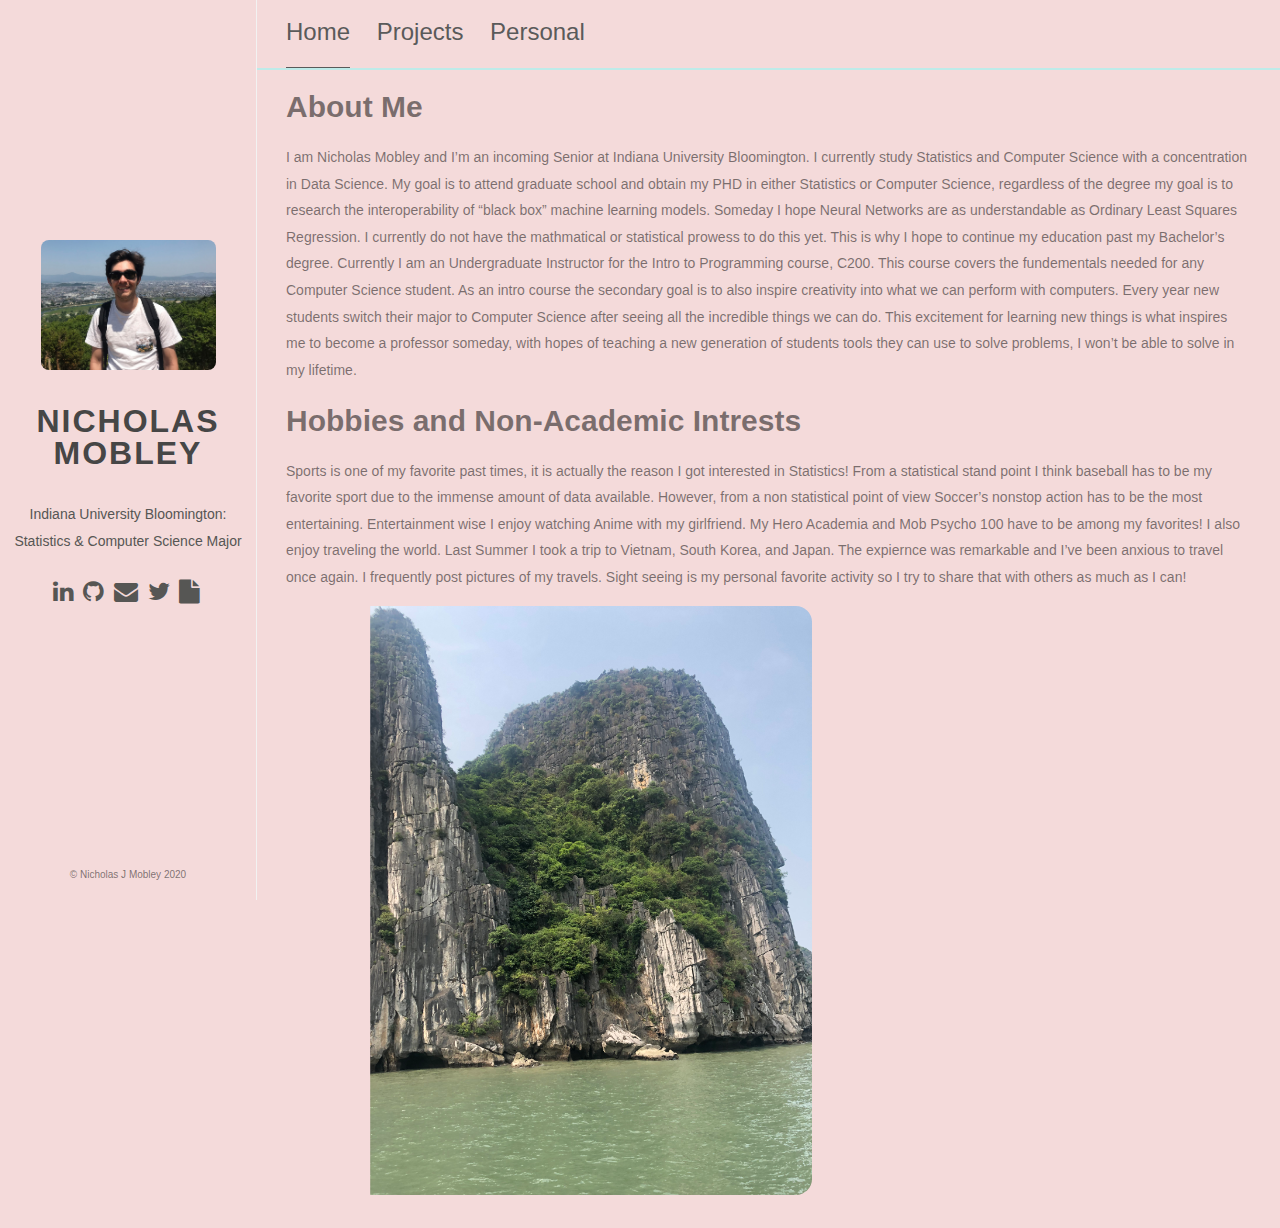
<file: index.html>
<!DOCTYPE html>
<html lang="en"><head>
    <title> Nicholas J Mobley | Student Statistician </title>
    <meta charset="utf-8"><meta name="generator" content="Hugo 0.69.0" /><meta name="viewport" content="width=device-width,initial-scale=1,viewport-fit=cover">
    <meta name="description" content="Indiana University Bloomington:  Statistics &amp; Computer Science Major">
    <link rel="stylesheet" href="https://njmobley.github.io/css/style.css" type="text/css">
    
    <link href="https://stackpath.bootstrapcdn.com/font-awesome/4.7.0/css/font-awesome.min.css" rel="stylesheet" integrity="sha384-wvfXpqpZZVQGK6TAh5PVlGOfQNHSoD2xbE+QkPxCAFlNEevoEH3Sl0sibVcOQVnN" crossorigin="anonymous">
    <base href="https://njmobley.github.io/">
    
    <link rel="shortcut icon" href="https://njmobley.github.io/favicons/favicon.ico" type="image/x-icon">
    <link rel="apple-touch-icon" sizes="180x180" href="https://njmobley.github.io/favicons/apple-touch-icon.png">
    <link rel="icon" type="image/png" sizes="32x32" href="https://njmobley.github.io/favicons/favicon-32x32.png">
    <link rel="icon" type="image/png" sizes="16x16" href="https://njmobley.github.io/favicons/favicon-16x16.png">

    <link rel="canonical" href="https://njmobley.github.io/">
</head><body><div class="sidebar animated fadeInDown">
    <div class="logo-title">
      <div class="title">
        <img src="https://njmobley.github.io/images/profile.jpg" alt="profile picture" style="width:175px;border-radius: 8px;">
        <h3 title=""><a href="/">Nicholas Mobley</a></h3>
        <div class="description">
          <p>Indiana University Bloomington:  Statistics &amp; Computer Science Major</p>
        </div>
      </div>
    </div>
    <ul class="social-links">
        
        <a href="https://www.linkedin.com/in/nick-mobley-990a95175/" rel="me" >
          <i class="fa fa-linkedin" aria-hidden="true" title="Linkedin"></i>
        </a>
        
        <a href="https://github.com/njmobley" rel="me" >
          <i class="fa fa-github" aria-hidden="true" title="GitHub"></i>
        </a>
        
        <a href="mailto::nmobley45@gmail.com" rel="me" >
          <i class="fa fa-envelope" aria-hidden="true" title="e-mail"></i>
        </a>
        
        <a href="https://twitter.com/nickmobley15" rel="me" >
          <i class="fa fa-twitter" aria-hidden="true" title="twitter"></i>
        </a>
        
        <a href="Resume.docx" rel="me" >
          <i class="fa fa-file" aria-hidden="true" title="Download Resume"></i>
        </a>
        
    </ul>
    <div class="footer">
        <div class="by_farbox">&copy; Nicholas J Mobley 2020 </div>
      </div>
    </div>
</div><div class="main">
            <div class="page-top animated fadeInDown">
    <div class="nav">
        
        
        <li><a class="current" href="/" title="">Home</a></li>

        
        <li><a  href="/projects/" title="">Projects</a></li>

        
        <li><a  href="/posts/" title="">Personal</a></li>

        
    </div>
</div>
            <div class="autopagerize_page_element">
                <div class="content">

<div class="about animated fadeInDown">
    
        
        <div class="post-content">
            <h1 id="about-me">About Me</h1>
<p>I am Nicholas Mobley and I&rsquo;m an incoming Senior at Indiana University Bloomington.
I currently study Statistics and Computer Science with a concentration in Data Science.
My goal is to attend graduate school and obtain my PHD in either Statistics or Computer Science, regardless
of the degree my goal is to research the interoperability of &ldquo;black box&rdquo; machine learning models. Someday
I hope Neural Networks are as understandable as Ordinary Least Squares Regression. I currently do not have the
mathmatical or statistical prowess to do this yet. This is why I hope to continue my education past my Bachelor&rsquo;s 
degree. Currently I am an Undergraduate Instructor for the Intro to Programming course, C200. This course covers 
the fundementals needed for any Computer Science student. As an intro course the secondary goal is to also inspire
creativity into what we can perform with computers. Every year new students switch their major to Computer Science 
after seeing all the incredible things we can do. This excitement for learning new things is what inspires me to become a professor someday, with hopes of teaching a new generation of students tools they can use to solve 
problems, I won&rsquo;t be able to solve in my lifetime.</p>
<h1 id="hobbies-and-non-academic-intrests">Hobbies and Non-Academic Intrests</h1>
<p>Sports is one of my favorite past times, it is actually the reason I got interested in Statistics! From a statistical stand point I think baseball has to be my favorite sport due to the immense amount of data available. However, from a non statistical point of view Soccer&rsquo;s nonstop action has to be the most entertaining. Entertainment wise I enjoy watching Anime with my girlfriend. My Hero Academia and Mob Psycho 100 have to be among my favorites! I also enjoy traveling the world. Last Summer I took a trip to Vietnam, South Korea, and Japan. The expiernce was remarkable and I&rsquo;ve been anxious to travel once again. I frequently post pictures of my travels. Sight seeing is my personal favorite activity so I try to share that with others as much as I can!</p>

        </div>
        <figure>
          <img src = "images/Halong.JPG" style = "border-radius:16px;width:50%;padding-left:5%" />
        </figure>
        
    
        
    
        
    
        
    
</div>


                </div>
            </div>
        </div>
</body>
<script type="text/javascript" src="https://njmobley.github.io/js/jquery.min.js"></script>
<script type="text/javascript" src="https://njmobley.github.io/js/jquery-migrate.min.js"></script>
<script type="text/javascript" src="https://njmobley.github.io/js/jquery-appear.min.js"></script></html></body>

</html>
</file>
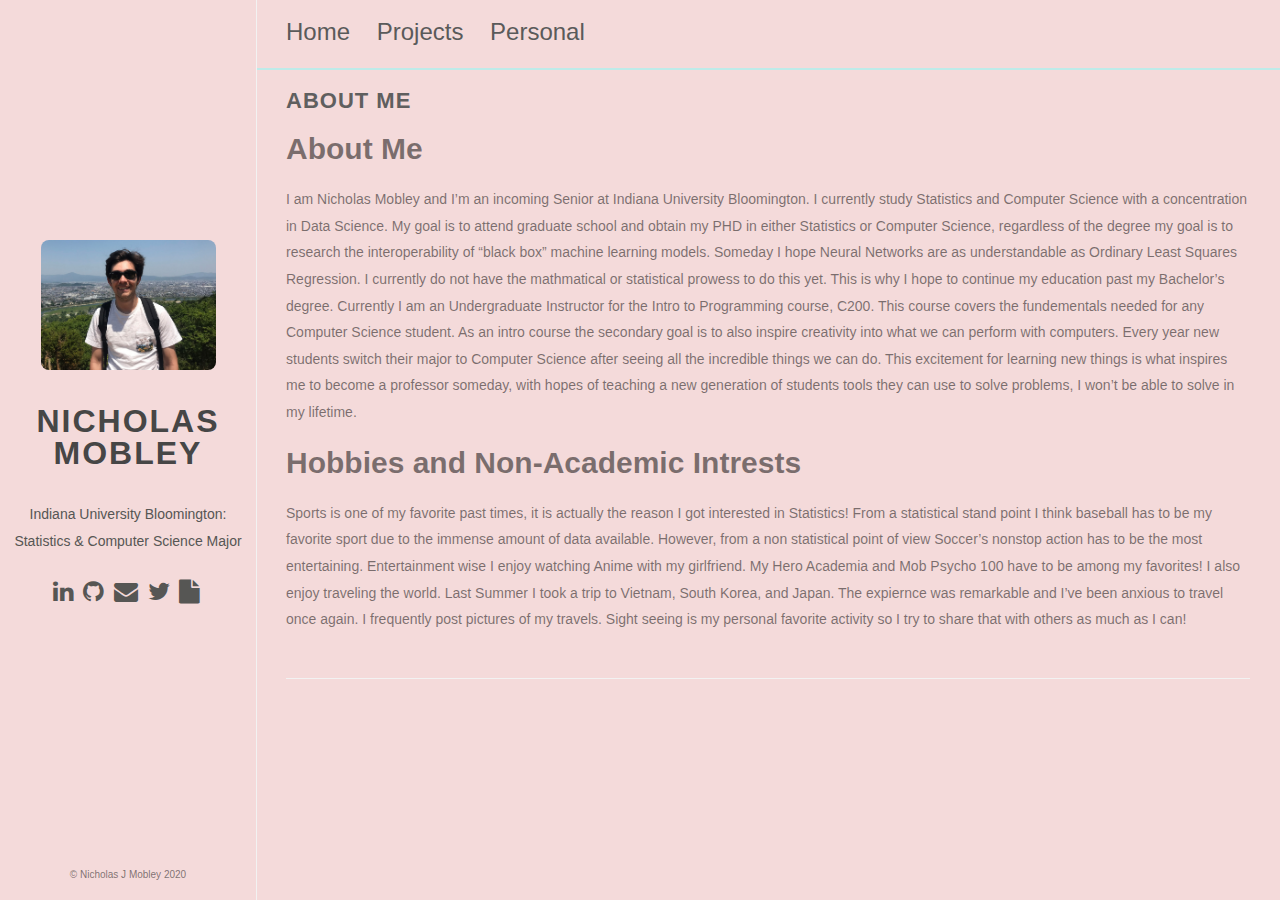
<file: biography/index.html>
<!DOCTYPE html>
<html lang="en"><head>
    <title> Nicholas J Mobley | About Me </title>
    <meta charset="utf-8"><meta name="generator" content="Hugo 0.69.0" /><meta name="viewport" content="width=device-width,initial-scale=1,viewport-fit=cover">
    <meta name="description" content="Indiana University Bloomington:  Statistics &amp; Computer Science Major">
    <link rel="stylesheet" href="https://njmobley.github.io/css/style.css" type="text/css">
    
    <link href="https://stackpath.bootstrapcdn.com/font-awesome/4.7.0/css/font-awesome.min.css" rel="stylesheet" integrity="sha384-wvfXpqpZZVQGK6TAh5PVlGOfQNHSoD2xbE+QkPxCAFlNEevoEH3Sl0sibVcOQVnN" crossorigin="anonymous">
    <base href="https://njmobley.github.io/">
    
    <link rel="shortcut icon" href="https://njmobley.github.io/favicons/favicon.ico" type="image/x-icon">
    <link rel="apple-touch-icon" sizes="180x180" href="https://njmobley.github.io/favicons/apple-touch-icon.png">
    <link rel="icon" type="image/png" sizes="32x32" href="https://njmobley.github.io/favicons/favicon-32x32.png">
    <link rel="icon" type="image/png" sizes="16x16" href="https://njmobley.github.io/favicons/favicon-16x16.png">

    <link rel="canonical" href="https://njmobley.github.io/biography/">
</head><body><div class="sidebar animated fadeInDown">
    <div class="logo-title">
      <div class="title">
        <img src="https://njmobley.github.io/images/profile.jpg" alt="profile picture" style="width:175px;border-radius: 8px;">
        <h3 title=""><a href="/">Nicholas Mobley</a></h3>
        <div class="description">
          <p>Indiana University Bloomington:  Statistics &amp; Computer Science Major</p>
        </div>
      </div>
    </div>
    <ul class="social-links">
        
        <a href="https://www.linkedin.com/in/nick-mobley-990a95175/" rel="me" >
          <i class="fa fa-linkedin" aria-hidden="true" title="Linkedin"></i>
        </a>
        
        <a href="https://github.com/njmobley" rel="me" >
          <i class="fa fa-github" aria-hidden="true" title="GitHub"></i>
        </a>
        
        <a href="mailto::nmobley45@gmail.com" rel="me" >
          <i class="fa fa-envelope" aria-hidden="true" title="e-mail"></i>
        </a>
        
        <a href="https://twitter.com/nickmobley15" rel="me" >
          <i class="fa fa-twitter" aria-hidden="true" title="twitter"></i>
        </a>
        
        <a href="Resume.docx" rel="me" >
          <i class="fa fa-file" aria-hidden="true" title="Download Resume"></i>
        </a>
        
    </ul>
    <div class="footer">
        <div class="by_farbox">&copy; Nicholas J Mobley 2020 </div>
      </div>
    </div>
</div><div class="main">
            <div class="page-top animated fadeInDown">
    <div class="nav">
        
        
        <li><a  href="/" title="">Home</a></li>

        
        <li><a  href="/projects/" title="">Projects</a></li>

        
        <li><a  href="/posts/" title="">Personal</a></li>

        
    </div>
</div>
            <div class="autopagerize_page_element">
                <div class="content">
<div class="post animated fadeInDown">
    <div class="post-content">

      <div class="post-title">
        <h3>About Me
        </h3>
        
        </div>

    <h1 id="about-me">About Me</h1>
<p>I am Nicholas Mobley and I&rsquo;m an incoming Senior at Indiana University Bloomington.
I currently study Statistics and Computer Science with a concentration in Data Science.
My goal is to attend graduate school and obtain my PHD in either Statistics or Computer Science, regardless
of the degree my goal is to research the interoperability of &ldquo;black box&rdquo; machine learning models. Someday
I hope Neural Networks are as understandable as Ordinary Least Squares Regression. I currently do not have the
mathmatical or statistical prowess to do this yet. This is why I hope to continue my education past my Bachelor&rsquo;s 
degree. Currently I am an Undergraduate Instructor for the Intro to Programming course, C200. This course covers 
the fundementals needed for any Computer Science student. As an intro course the secondary goal is to also inspire
creativity into what we can perform with computers. Every year new students switch their major to Computer Science 
after seeing all the incredible things we can do. This excitement for learning new things is what inspires me to become a professor someday, with hopes of teaching a new generation of students tools they can use to solve 
problems, I won&rsquo;t be able to solve in my lifetime.</p>
<h1 id="hobbies-and-non-academic-intrests">Hobbies and Non-Academic Intrests</h1>
<p>Sports is one of my favorite past times, it is actually the reason I got interested in Statistics! From a statistical stand point I think baseball has to be my favorite sport due to the immense amount of data available. However, from a non statistical point of view Soccer&rsquo;s nonstop action has to be the most entertaining. Entertainment wise I enjoy watching Anime with my girlfriend. My Hero Academia and Mob Psycho 100 have to be among my favorites! I also enjoy traveling the world. Last Summer I took a trip to Vietnam, South Korea, and Japan. The expiernce was remarkable and I&rsquo;ve been anxious to travel once again. I frequently post pictures of my travels. Sight seeing is my personal favorite activity so I try to share that with others as much as I can!</p>

    </div>
    <div class="post-footer">
      <div class="info">
        
        
      </div>
    </div>

    
</div>


                </div>
            </div>
        </div>
</body>
<script type="text/javascript" src="https://njmobley.github.io/js/jquery.min.js"></script>
<script type="text/javascript" src="https://njmobley.github.io/js/jquery-migrate.min.js"></script>
<script type="text/javascript" src="https://njmobley.github.io/js/jquery-appear.min.js"></script></html></body>

</html>
</file>
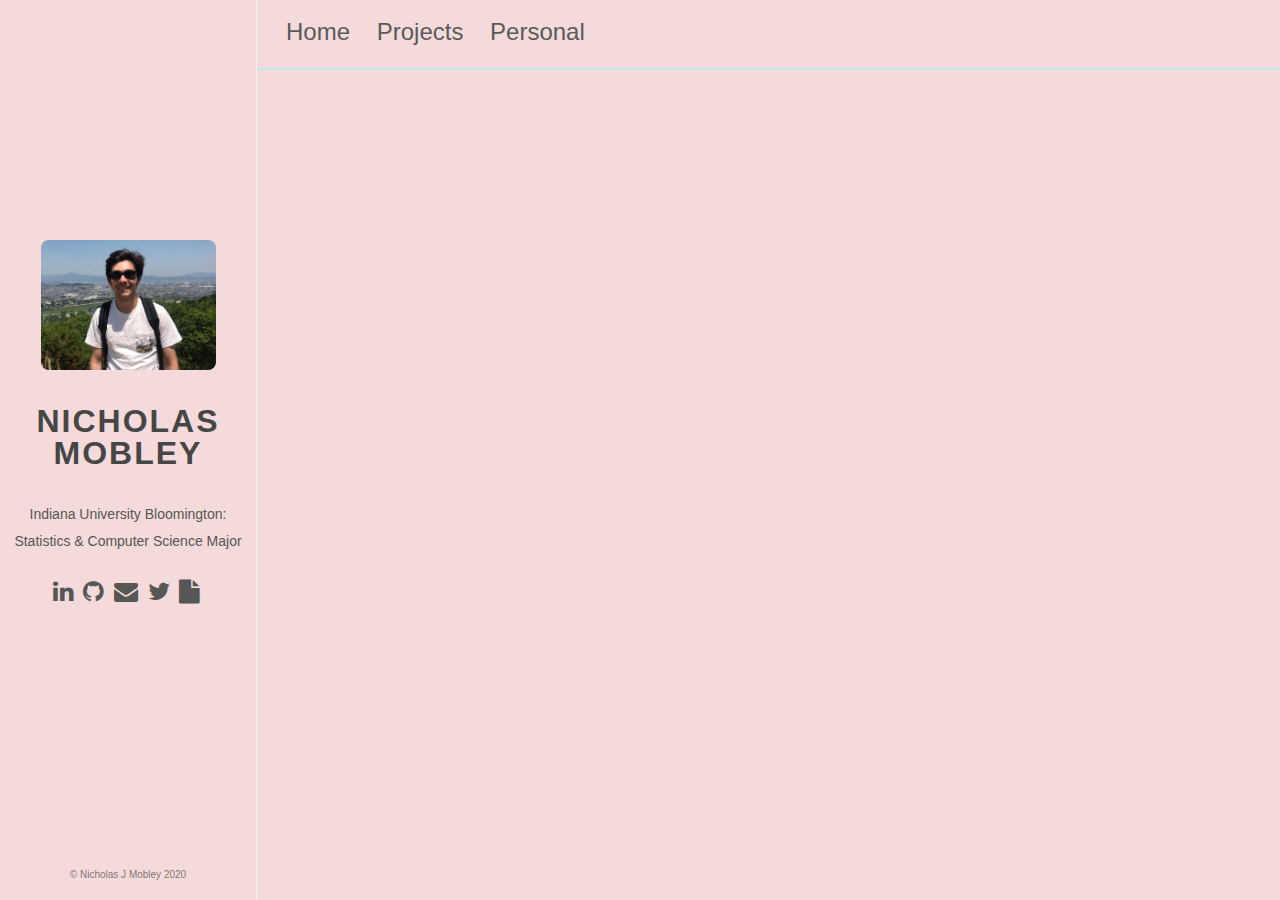
<file: categories/index.html>
<!DOCTYPE html>
<html lang="en"><head>
    <title> Nicholas J Mobley | Categories </title>
    <meta charset="utf-8"><meta name="generator" content="Hugo 0.69.0" /><meta name="viewport" content="width=device-width,initial-scale=1,viewport-fit=cover">
    <meta name="description" content="Indiana University Bloomington:  Statistics &amp; Computer Science Major">
    <link rel="stylesheet" href="https://njmobley.github.io/css/style.css" type="text/css">
    
    <link href="https://stackpath.bootstrapcdn.com/font-awesome/4.7.0/css/font-awesome.min.css" rel="stylesheet" integrity="sha384-wvfXpqpZZVQGK6TAh5PVlGOfQNHSoD2xbE+QkPxCAFlNEevoEH3Sl0sibVcOQVnN" crossorigin="anonymous">
    <base href="https://njmobley.github.io/">
    
    <link rel="shortcut icon" href="https://njmobley.github.io/favicons/favicon.ico" type="image/x-icon">
    <link rel="apple-touch-icon" sizes="180x180" href="https://njmobley.github.io/favicons/apple-touch-icon.png">
    <link rel="icon" type="image/png" sizes="32x32" href="https://njmobley.github.io/favicons/favicon-32x32.png">
    <link rel="icon" type="image/png" sizes="16x16" href="https://njmobley.github.io/favicons/favicon-16x16.png">

    <link rel="canonical" href="https://njmobley.github.io/categories/">
</head><body><div class="sidebar animated fadeInDown">
    <div class="logo-title">
      <div class="title">
        <img src="https://njmobley.github.io/images/profile.jpg" alt="profile picture" style="width:175px;border-radius: 8px;">
        <h3 title=""><a href="/">Nicholas Mobley</a></h3>
        <div class="description">
          <p>Indiana University Bloomington:  Statistics &amp; Computer Science Major</p>
        </div>
      </div>
    </div>
    <ul class="social-links">
        
        <a href="https://www.linkedin.com/in/nick-mobley-990a95175/" rel="me" >
          <i class="fa fa-linkedin" aria-hidden="true" title="Linkedin"></i>
        </a>
        
        <a href="https://github.com/njmobley" rel="me" >
          <i class="fa fa-github" aria-hidden="true" title="GitHub"></i>
        </a>
        
        <a href="mailto::nmobley45@gmail.com" rel="me" >
          <i class="fa fa-envelope" aria-hidden="true" title="e-mail"></i>
        </a>
        
        <a href="https://twitter.com/nickmobley15" rel="me" >
          <i class="fa fa-twitter" aria-hidden="true" title="twitter"></i>
        </a>
        
        <a href="Resume.docx" rel="me" >
          <i class="fa fa-file" aria-hidden="true" title="Download Resume"></i>
        </a>
        
    </ul>
    <div class="footer">
        <div class="by_farbox">&copy; Nicholas J Mobley 2020 </div>
      </div>
    </div>
</div><div class="main">
            <div class="page-top animated fadeInDown">
    <div class="nav">
        
        
        <li><a  href="/" title="">Home</a></li>

        
        <li><a  href="/projects/" title="">Projects</a></li>

        
        <li><a  href="/posts/" title="">Personal</a></li>

        
    </div>
</div>
            <div class="autopagerize_page_element">
                <div class="content">
<div class="archive animated fadeInDown">
   
    <ul class="list-with-title">
      
  </div>

                </div>
            </div>
        </div>
</body>
<script type="text/javascript" src="https://njmobley.github.io/js/jquery.min.js"></script>
<script type="text/javascript" src="https://njmobley.github.io/js/jquery-migrate.min.js"></script>
<script type="text/javascript" src="https://njmobley.github.io/js/jquery-appear.min.js"></script></html></body>

</html>
</file>
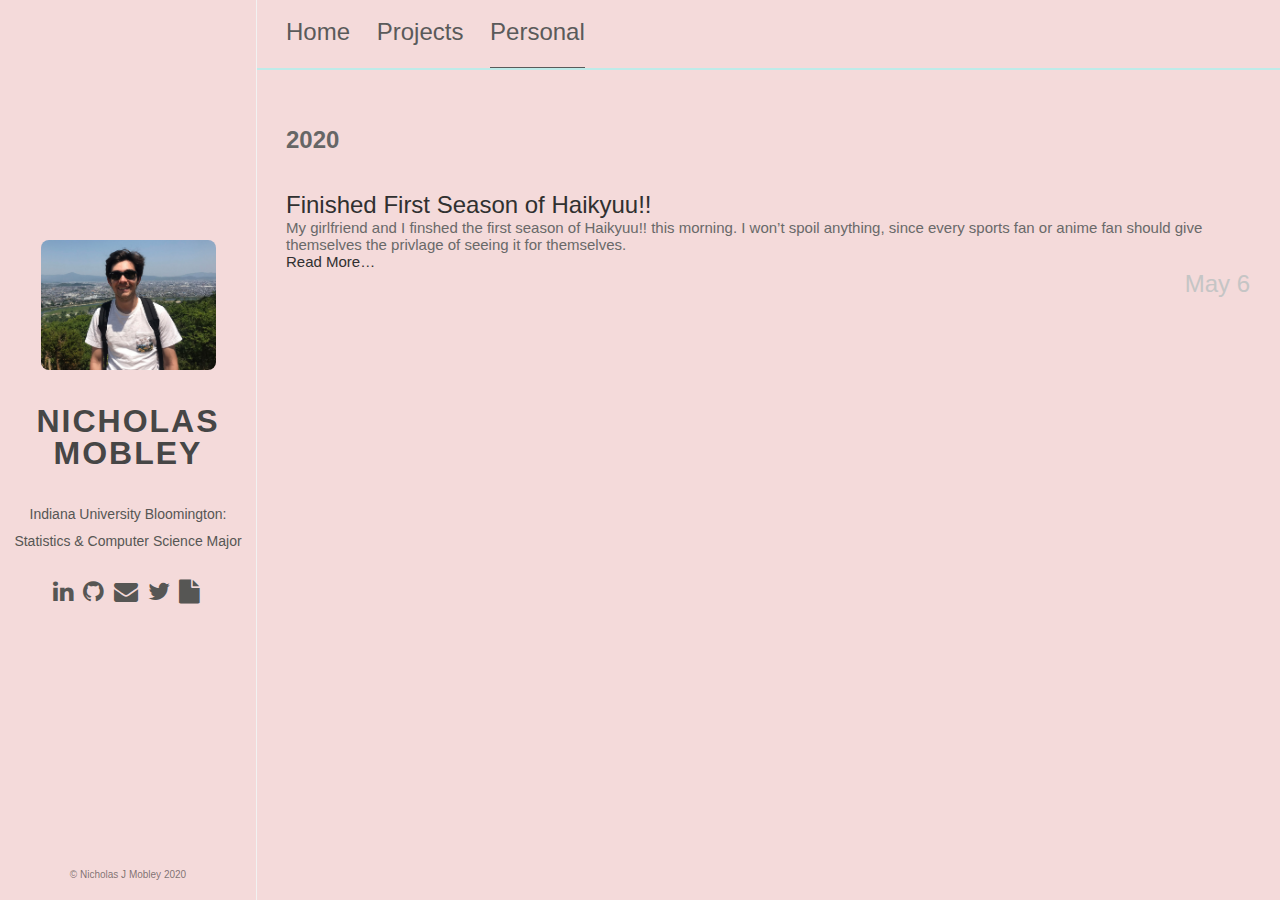
<file: posts/index.html>
<!DOCTYPE html>
<html lang="en"><head>
    <title> Nicholas J Mobley | Posts </title>
    <meta charset="utf-8"><meta name="generator" content="Hugo 0.69.0" /><meta name="viewport" content="width=device-width,initial-scale=1,viewport-fit=cover">
    <meta name="description" content="Indiana University Bloomington:  Statistics &amp; Computer Science Major">
    <link rel="stylesheet" href="https://njmobley.github.io/css/style.css" type="text/css">
    
    <link href="https://stackpath.bootstrapcdn.com/font-awesome/4.7.0/css/font-awesome.min.css" rel="stylesheet" integrity="sha384-wvfXpqpZZVQGK6TAh5PVlGOfQNHSoD2xbE+QkPxCAFlNEevoEH3Sl0sibVcOQVnN" crossorigin="anonymous">
    <base href="https://njmobley.github.io/">
    
    <link rel="shortcut icon" href="https://njmobley.github.io/favicons/favicon.ico" type="image/x-icon">
    <link rel="apple-touch-icon" sizes="180x180" href="https://njmobley.github.io/favicons/apple-touch-icon.png">
    <link rel="icon" type="image/png" sizes="32x32" href="https://njmobley.github.io/favicons/favicon-32x32.png">
    <link rel="icon" type="image/png" sizes="16x16" href="https://njmobley.github.io/favicons/favicon-16x16.png">

    <link rel="canonical" href="https://njmobley.github.io/posts/">
</head><body><div class="sidebar animated fadeInDown">
    <div class="logo-title">
      <div class="title">
        <img src="https://njmobley.github.io/images/profile.jpg" alt="profile picture" style="width:175px;border-radius: 8px;">
        <h3 title=""><a href="/">Nicholas Mobley</a></h3>
        <div class="description">
          <p>Indiana University Bloomington:  Statistics &amp; Computer Science Major</p>
        </div>
      </div>
    </div>
    <ul class="social-links">
        
        <a href="https://www.linkedin.com/in/nick-mobley-990a95175/" rel="me" >
          <i class="fa fa-linkedin" aria-hidden="true" title="Linkedin"></i>
        </a>
        
        <a href="https://github.com/njmobley" rel="me" >
          <i class="fa fa-github" aria-hidden="true" title="GitHub"></i>
        </a>
        
        <a href="mailto::nmobley45@gmail.com" rel="me" >
          <i class="fa fa-envelope" aria-hidden="true" title="e-mail"></i>
        </a>
        
        <a href="https://twitter.com/nickmobley15" rel="me" >
          <i class="fa fa-twitter" aria-hidden="true" title="twitter"></i>
        </a>
        
        <a href="Resume.docx" rel="me" >
          <i class="fa fa-file" aria-hidden="true" title="Download Resume"></i>
        </a>
        
    </ul>
    <div class="footer">
        <div class="by_farbox">&copy; Nicholas J Mobley 2020 </div>
      </div>
    </div>
</div><div class="main">
            <div class="page-top animated fadeInDown">
    <div class="nav">
        
        
        <li><a  href="/" title="">Home</a></li>

        
        <li><a  href="/projects/" title="">Projects</a></li>

        
        <li><a class="current" href="/posts/" title="">Personal</a></li>

        
    </div>
</div>
            <div class="autopagerize_page_element">
                <div class="content">
<div class="archive animated fadeInDown">
   
    <ul class="list-with-title">
           
      <div class="listing-title"> 2020 </div>
      
      <ul class="listing">
        <div class="listing-item">
            <div class="listing-post"><a href="https://njmobley.github.io/posts/haikyuu/" title="Finished First Season of Haikyuu!!">Finished First Season of Haikyuu!!</a>
              <div class = 'summary'>
                My girlfriend and I finshed the first season of Haikyuu!! this morning. I won&rsquo;t spoil anything, since every sports fan or anime fan should give themselves the privlage of seeing it for themselves.
              </div>
              
              
              <div class = 'summary'>
                <a href="/posts/haikyuu/">Read More…</a>
              </div>
              
              <div class="post-time"><span class="date">May 6</span></div>
            </div>
          </div>
    </ul>
    
    
  </div>

                </div>
            </div>
        </div>
</body>
<script type="text/javascript" src="https://njmobley.github.io/js/jquery.min.js"></script>
<script type="text/javascript" src="https://njmobley.github.io/js/jquery-migrate.min.js"></script>
<script type="text/javascript" src="https://njmobley.github.io/js/jquery-appear.min.js"></script></html></body>

</html>
</file>
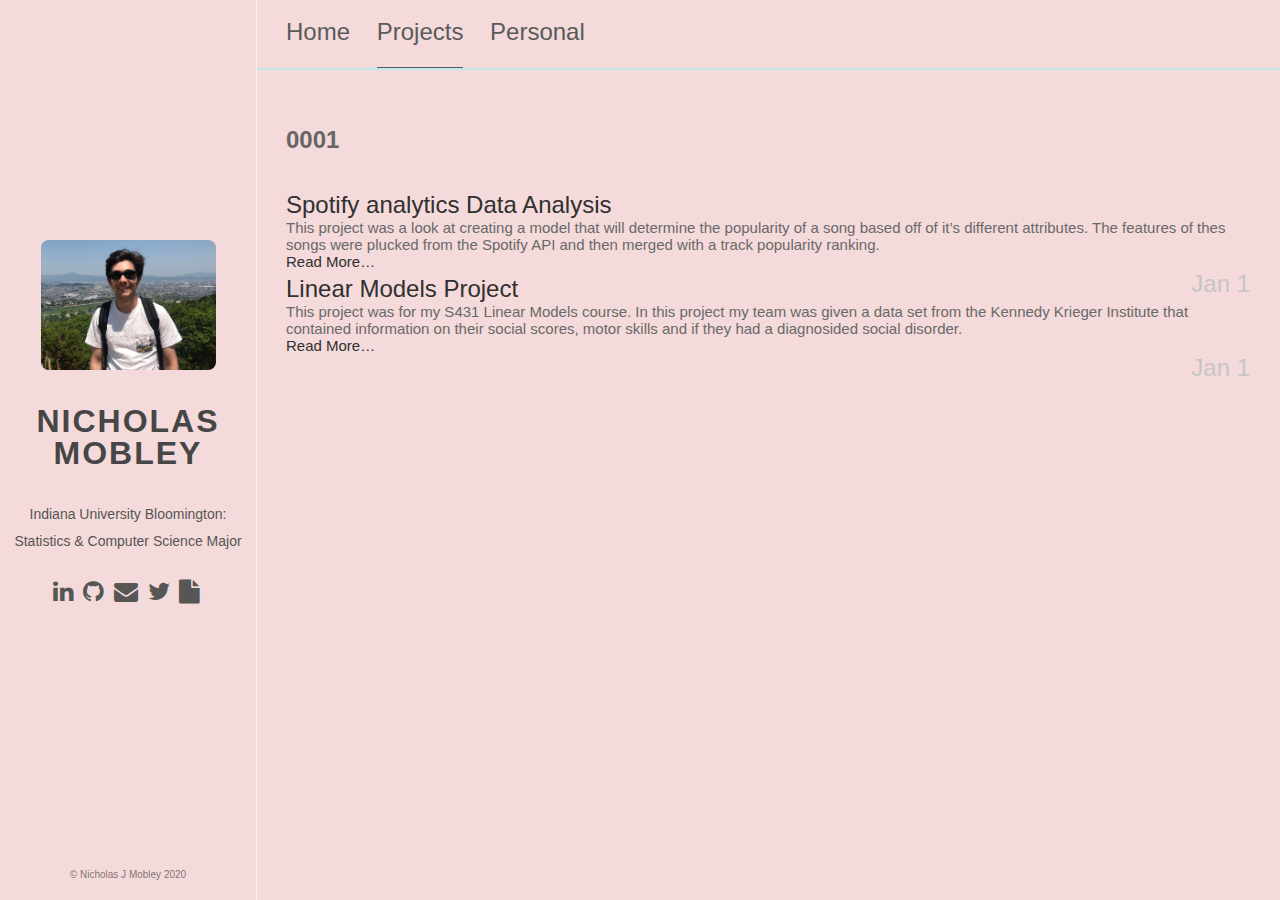
<file: projects/index.html>
<!DOCTYPE html>
<html lang="en"><head>
    <title> Nicholas J Mobley | Projects </title>
    <meta charset="utf-8"><meta name="generator" content="Hugo 0.69.0" /><meta name="viewport" content="width=device-width,initial-scale=1,viewport-fit=cover">
    <meta name="description" content="Indiana University Bloomington:  Statistics &amp; Computer Science Major">
    <link rel="stylesheet" href="https://njmobley.github.io/css/style.css" type="text/css">
    
    <link href="https://stackpath.bootstrapcdn.com/font-awesome/4.7.0/css/font-awesome.min.css" rel="stylesheet" integrity="sha384-wvfXpqpZZVQGK6TAh5PVlGOfQNHSoD2xbE+QkPxCAFlNEevoEH3Sl0sibVcOQVnN" crossorigin="anonymous">
    <base href="https://njmobley.github.io/">
    
    <link rel="shortcut icon" href="https://njmobley.github.io/favicons/favicon.ico" type="image/x-icon">
    <link rel="apple-touch-icon" sizes="180x180" href="https://njmobley.github.io/favicons/apple-touch-icon.png">
    <link rel="icon" type="image/png" sizes="32x32" href="https://njmobley.github.io/favicons/favicon-32x32.png">
    <link rel="icon" type="image/png" sizes="16x16" href="https://njmobley.github.io/favicons/favicon-16x16.png">

    <link rel="canonical" href="https://njmobley.github.io/projects/">
</head><body><div class="sidebar animated fadeInDown">
    <div class="logo-title">
      <div class="title">
        <img src="https://njmobley.github.io/images/profile.jpg" alt="profile picture" style="width:175px;border-radius: 8px;">
        <h3 title=""><a href="/">Nicholas Mobley</a></h3>
        <div class="description">
          <p>Indiana University Bloomington:  Statistics &amp; Computer Science Major</p>
        </div>
      </div>
    </div>
    <ul class="social-links">
        
        <a href="https://www.linkedin.com/in/nick-mobley-990a95175/" rel="me" >
          <i class="fa fa-linkedin" aria-hidden="true" title="Linkedin"></i>
        </a>
        
        <a href="https://github.com/njmobley" rel="me" >
          <i class="fa fa-github" aria-hidden="true" title="GitHub"></i>
        </a>
        
        <a href="mailto::nmobley45@gmail.com" rel="me" >
          <i class="fa fa-envelope" aria-hidden="true" title="e-mail"></i>
        </a>
        
        <a href="https://twitter.com/nickmobley15" rel="me" >
          <i class="fa fa-twitter" aria-hidden="true" title="twitter"></i>
        </a>
        
        <a href="Resume.docx" rel="me" >
          <i class="fa fa-file" aria-hidden="true" title="Download Resume"></i>
        </a>
        
    </ul>
    <div class="footer">
        <div class="by_farbox">&copy; Nicholas J Mobley 2020 </div>
      </div>
    </div>
</div><div class="main">
            <div class="page-top animated fadeInDown">
    <div class="nav">
        
        
        <li><a  href="/" title="">Home</a></li>

        
        <li><a class="current" href="/projects/" title="">Projects</a></li>

        
        <li><a  href="/posts/" title="">Personal</a></li>

        
    </div>
</div>
            <div class="autopagerize_page_element">
                <div class="content">
<div class="archive animated fadeInDown">
   
    <ul class="list-with-title">
           
      <div class="listing-title"> 0001 </div>
      
      <ul class="listing">
        <div class="listing-item">
            <div class="listing-post"><a href="https://njmobley.github.io/projects/spotify/" title="Spotify analytics Data Analysis">Spotify analytics Data Analysis</a>
              <div class = 'summary'>
                This project was a look at creating a model that will determine the popularity of a song based off of it&rsquo;s different attributes. The features of thes songs were plucked from the Spotify API and then merged with a track popularity ranking.
              </div>
              
              
              <div class = 'summary'>
                <a href="/projects/spotify/">Read More…</a>
              </div>
              
              <div class="post-time"><span class="date">Jan 1</span></div>
            </div>
          </div>
    </ul>
    
      <ul class="listing">
        <div class="listing-item">
            <div class="listing-post"><a href="https://njmobley.github.io/projects/kki/" title="Linear Models Project">Linear Models Project</a>
              <div class = 'summary'>
                This project was for my S431 Linear Models course. In this project my team was given a data set from the Kennedy Krieger Institute that contained information on their social scores, motor skills and if they had a diagnosided social disorder.
              </div>
              
              
              <div class = 'summary'>
                <a href="/projects/kki/">Read More…</a>
              </div>
              
              <div class="post-time"><span class="date">Jan 1</span></div>
            </div>
          </div>
    </ul>
    
    
  </div>

                </div>
            </div>
        </div>
</body>
<script type="text/javascript" src="https://njmobley.github.io/js/jquery.min.js"></script>
<script type="text/javascript" src="https://njmobley.github.io/js/jquery-migrate.min.js"></script>
<script type="text/javascript" src="https://njmobley.github.io/js/jquery-appear.min.js"></script></html></body>

</html>
</file>
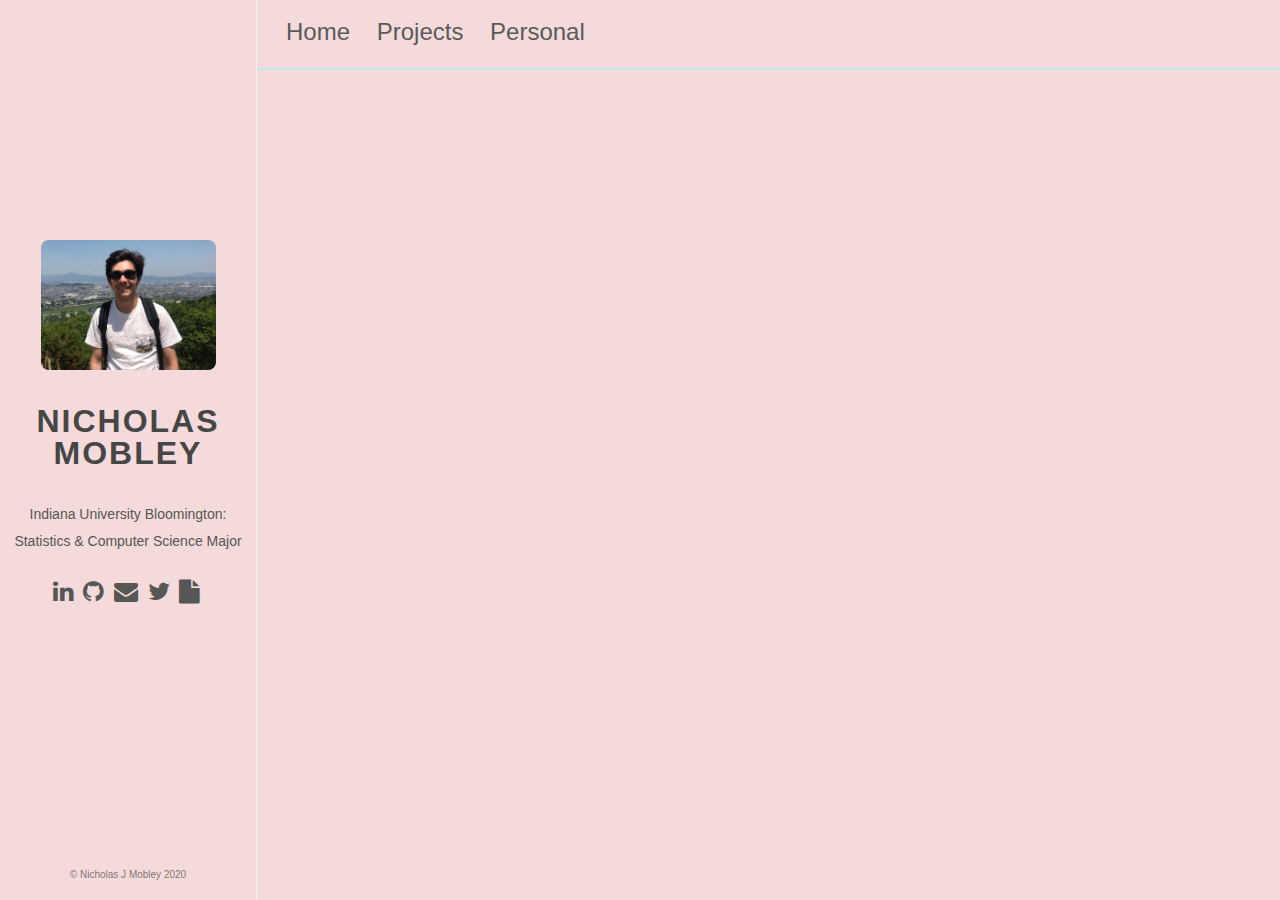
<file: tags/index.html>
<!DOCTYPE html>
<html lang="en"><head>
    <title> Nicholas J Mobley | Tags </title>
    <meta charset="utf-8"><meta name="generator" content="Hugo 0.69.0" /><meta name="viewport" content="width=device-width,initial-scale=1,viewport-fit=cover">
    <meta name="description" content="Indiana University Bloomington:  Statistics &amp; Computer Science Major">
    <link rel="stylesheet" href="https://njmobley.github.io/css/style.css" type="text/css">
    
    <link href="https://stackpath.bootstrapcdn.com/font-awesome/4.7.0/css/font-awesome.min.css" rel="stylesheet" integrity="sha384-wvfXpqpZZVQGK6TAh5PVlGOfQNHSoD2xbE+QkPxCAFlNEevoEH3Sl0sibVcOQVnN" crossorigin="anonymous">
    <base href="https://njmobley.github.io/">
    
    <link rel="shortcut icon" href="https://njmobley.github.io/favicons/favicon.ico" type="image/x-icon">
    <link rel="apple-touch-icon" sizes="180x180" href="https://njmobley.github.io/favicons/apple-touch-icon.png">
    <link rel="icon" type="image/png" sizes="32x32" href="https://njmobley.github.io/favicons/favicon-32x32.png">
    <link rel="icon" type="image/png" sizes="16x16" href="https://njmobley.github.io/favicons/favicon-16x16.png">

    <link rel="canonical" href="https://njmobley.github.io/tags/">
</head><body><div class="sidebar animated fadeInDown">
    <div class="logo-title">
      <div class="title">
        <img src="https://njmobley.github.io/images/profile.jpg" alt="profile picture" style="width:175px;border-radius: 8px;">
        <h3 title=""><a href="/">Nicholas Mobley</a></h3>
        <div class="description">
          <p>Indiana University Bloomington:  Statistics &amp; Computer Science Major</p>
        </div>
      </div>
    </div>
    <ul class="social-links">
        
        <a href="https://www.linkedin.com/in/nick-mobley-990a95175/" rel="me" >
          <i class="fa fa-linkedin" aria-hidden="true" title="Linkedin"></i>
        </a>
        
        <a href="https://github.com/njmobley" rel="me" >
          <i class="fa fa-github" aria-hidden="true" title="GitHub"></i>
        </a>
        
        <a href="mailto::nmobley45@gmail.com" rel="me" >
          <i class="fa fa-envelope" aria-hidden="true" title="e-mail"></i>
        </a>
        
        <a href="https://twitter.com/nickmobley15" rel="me" >
          <i class="fa fa-twitter" aria-hidden="true" title="twitter"></i>
        </a>
        
        <a href="Resume.docx" rel="me" >
          <i class="fa fa-file" aria-hidden="true" title="Download Resume"></i>
        </a>
        
    </ul>
    <div class="footer">
        <div class="by_farbox">&copy; Nicholas J Mobley 2020 </div>
      </div>
    </div>
</div><div class="main">
            <div class="page-top animated fadeInDown">
    <div class="nav">
        
        
        <li><a  href="/" title="">Home</a></li>

        
        <li><a  href="/projects/" title="">Projects</a></li>

        
        <li><a  href="/posts/" title="">Personal</a></li>

        
    </div>
</div>
            <div class="autopagerize_page_element">
                <div class="content">
<div class="archive animated fadeInDown">
   
    <ul class="list-with-title">
      
  </div>

                </div>
            </div>
        </div>
</body>
<script type="text/javascript" src="https://njmobley.github.io/js/jquery.min.js"></script>
<script type="text/javascript" src="https://njmobley.github.io/js/jquery-migrate.min.js"></script>
<script type="text/javascript" src="https://njmobley.github.io/js/jquery-appear.min.js"></script></html></body>

</html>
</file>
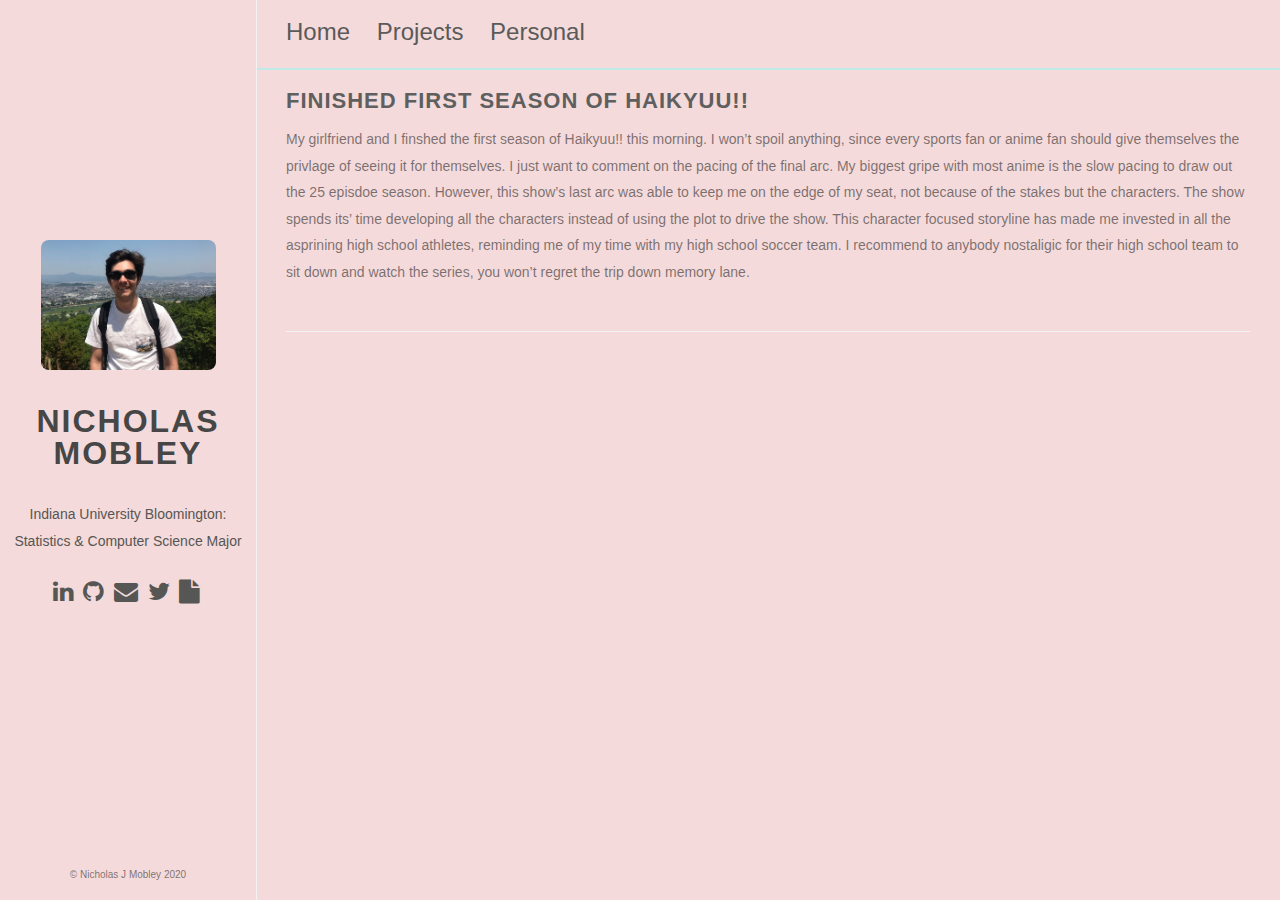
<file: posts/haikyuu/index.html>
<!DOCTYPE html>
<html lang="en"><head>
    <title> Nicholas J Mobley | Finished First Season of Haikyuu!! </title>
    <meta charset="utf-8"><meta name="generator" content="Hugo 0.69.0" /><meta name="viewport" content="width=device-width,initial-scale=1,viewport-fit=cover">
    <meta name="description" content="Indiana University Bloomington:  Statistics &amp; Computer Science Major">
    <link rel="stylesheet" href="https://njmobley.github.io/css/style.css" type="text/css">
    
    <link href="https://stackpath.bootstrapcdn.com/font-awesome/4.7.0/css/font-awesome.min.css" rel="stylesheet" integrity="sha384-wvfXpqpZZVQGK6TAh5PVlGOfQNHSoD2xbE+QkPxCAFlNEevoEH3Sl0sibVcOQVnN" crossorigin="anonymous">
    <base href="https://njmobley.github.io/">
    
    <link rel="shortcut icon" href="https://njmobley.github.io/favicons/favicon.ico" type="image/x-icon">
    <link rel="apple-touch-icon" sizes="180x180" href="https://njmobley.github.io/favicons/apple-touch-icon.png">
    <link rel="icon" type="image/png" sizes="32x32" href="https://njmobley.github.io/favicons/favicon-32x32.png">
    <link rel="icon" type="image/png" sizes="16x16" href="https://njmobley.github.io/favicons/favicon-16x16.png">

    <link rel="canonical" href="https://njmobley.github.io/posts/haikyuu/">
</head><body><div class="sidebar animated fadeInDown">
    <div class="logo-title">
      <div class="title">
        <img src="https://njmobley.github.io/images/profile.jpg" alt="profile picture" style="width:175px;border-radius: 8px;">
        <h3 title=""><a href="/">Nicholas Mobley</a></h3>
        <div class="description">
          <p>Indiana University Bloomington:  Statistics &amp; Computer Science Major</p>
        </div>
      </div>
    </div>
    <ul class="social-links">
        
        <a href="https://www.linkedin.com/in/nick-mobley-990a95175/" rel="me" >
          <i class="fa fa-linkedin" aria-hidden="true" title="Linkedin"></i>
        </a>
        
        <a href="https://github.com/njmobley" rel="me" >
          <i class="fa fa-github" aria-hidden="true" title="GitHub"></i>
        </a>
        
        <a href="mailto::nmobley45@gmail.com" rel="me" >
          <i class="fa fa-envelope" aria-hidden="true" title="e-mail"></i>
        </a>
        
        <a href="https://twitter.com/nickmobley15" rel="me" >
          <i class="fa fa-twitter" aria-hidden="true" title="twitter"></i>
        </a>
        
        <a href="Resume.docx" rel="me" >
          <i class="fa fa-file" aria-hidden="true" title="Download Resume"></i>
        </a>
        
    </ul>
    <div class="footer">
        <div class="by_farbox">&copy; Nicholas J Mobley 2020 </div>
      </div>
    </div>
</div><div class="main">
            <div class="page-top animated fadeInDown">
    <div class="nav">
        
        
        <li><a  href="/" title="">Home</a></li>

        
        <li><a  href="/projects/" title="">Projects</a></li>

        
        <li><a  href="/posts/" title="">Personal</a></li>

        
    </div>
</div>
            <div class="autopagerize_page_element">
                <div class="content">
<div class="post animated fadeInDown">
    <div class="post-content">

      <div class="post-title">
        <h3>Finished First Season of Haikyuu!!
        </h3>
        
        </div>

    <p>My girlfriend and I finshed the first season of Haikyuu!! this morning. I won&rsquo;t spoil anything, since every
sports fan or anime fan should give themselves the privlage of seeing it for themselves. I just want to comment
on the pacing of the final arc. My biggest gripe with most anime is the slow pacing to draw out the 25 episdoe 
season. However, this show&rsquo;s last arc was able to keep me on the edge of my seat, not because of the stakes but 
the characters. The show spends its&rsquo; time developing all the characters instead of using the plot to drive the show. This character focused storyline has made me invested in all the asprining high school athletes, reminding
me of my time with my high school soccer team. I recommend to anybody nostaligic for their high school team to sit 
down and watch the series, you won&rsquo;t regret the trip down memory lane.</p>

    </div>
    <div class="post-footer">
      <div class="info">
        
        
      </div>
    </div>

    
</div>


                </div>
            </div>
        </div>
</body>
<script type="text/javascript" src="https://njmobley.github.io/js/jquery.min.js"></script>
<script type="text/javascript" src="https://njmobley.github.io/js/jquery-migrate.min.js"></script>
<script type="text/javascript" src="https://njmobley.github.io/js/jquery-appear.min.js"></script></html></body>

</html>
</file>
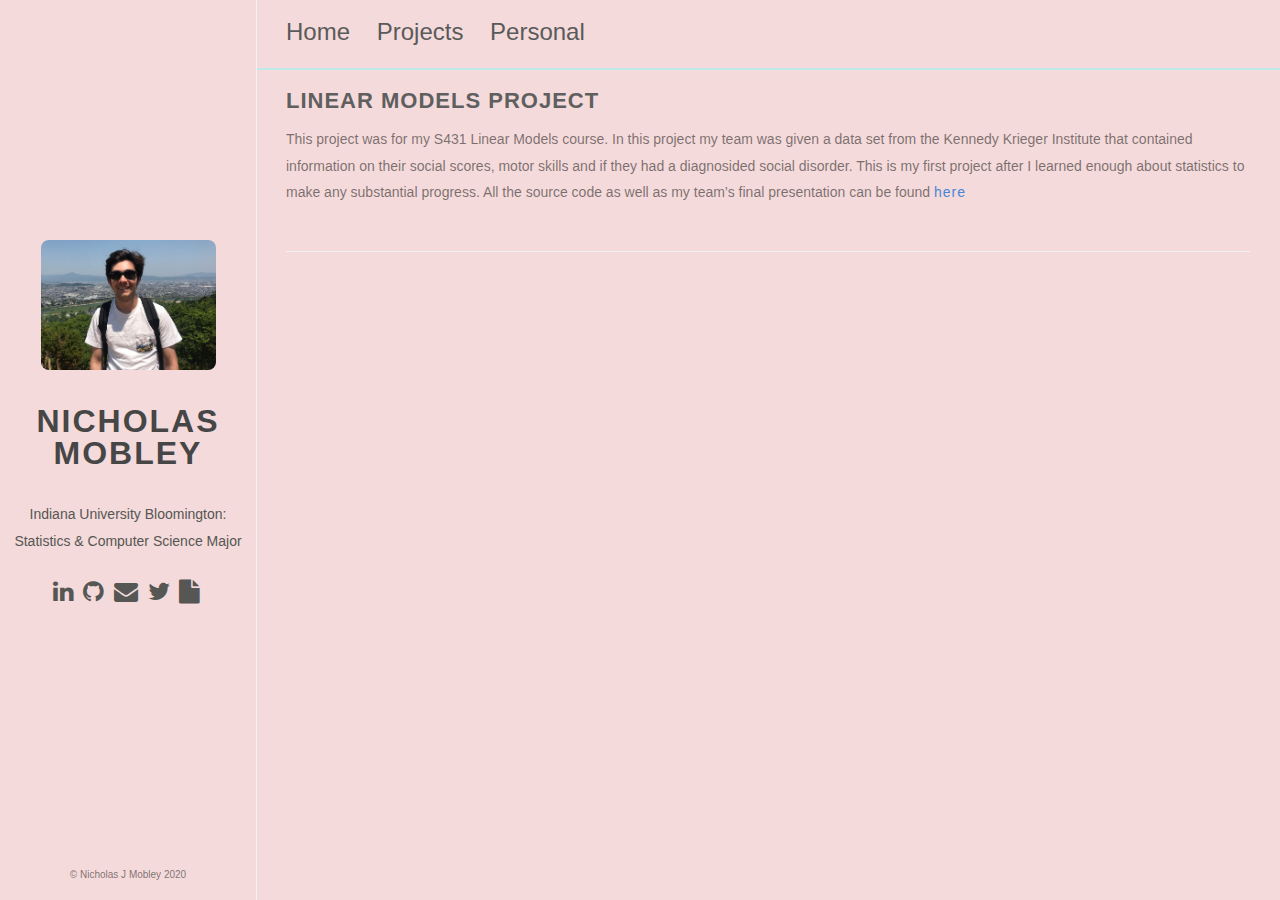
<file: projects/kki/index.html>
<!DOCTYPE html>
<html lang="en"><head>
    <title> Nicholas J Mobley | Linear Models Project </title>
    <meta charset="utf-8"><meta name="generator" content="Hugo 0.69.0" /><meta name="viewport" content="width=device-width,initial-scale=1,viewport-fit=cover">
    <meta name="description" content="Indiana University Bloomington:  Statistics &amp; Computer Science Major">
    <link rel="stylesheet" href="https://njmobley.github.io/css/style.css" type="text/css">
    
    <link href="https://stackpath.bootstrapcdn.com/font-awesome/4.7.0/css/font-awesome.min.css" rel="stylesheet" integrity="sha384-wvfXpqpZZVQGK6TAh5PVlGOfQNHSoD2xbE+QkPxCAFlNEevoEH3Sl0sibVcOQVnN" crossorigin="anonymous">
    <base href="https://njmobley.github.io/">
    
    <link rel="shortcut icon" href="https://njmobley.github.io/favicons/favicon.ico" type="image/x-icon">
    <link rel="apple-touch-icon" sizes="180x180" href="https://njmobley.github.io/favicons/apple-touch-icon.png">
    <link rel="icon" type="image/png" sizes="32x32" href="https://njmobley.github.io/favicons/favicon-32x32.png">
    <link rel="icon" type="image/png" sizes="16x16" href="https://njmobley.github.io/favicons/favicon-16x16.png">

    <link rel="canonical" href="https://njmobley.github.io/projects/kki/">
</head><body><div class="sidebar animated fadeInDown">
    <div class="logo-title">
      <div class="title">
        <img src="https://njmobley.github.io/images/profile.jpg" alt="profile picture" style="width:175px;border-radius: 8px;">
        <h3 title=""><a href="/">Nicholas Mobley</a></h3>
        <div class="description">
          <p>Indiana University Bloomington:  Statistics &amp; Computer Science Major</p>
        </div>
      </div>
    </div>
    <ul class="social-links">
        
        <a href="https://www.linkedin.com/in/nick-mobley-990a95175/" rel="me" >
          <i class="fa fa-linkedin" aria-hidden="true" title="Linkedin"></i>
        </a>
        
        <a href="https://github.com/njmobley" rel="me" >
          <i class="fa fa-github" aria-hidden="true" title="GitHub"></i>
        </a>
        
        <a href="mailto::nmobley45@gmail.com" rel="me" >
          <i class="fa fa-envelope" aria-hidden="true" title="e-mail"></i>
        </a>
        
        <a href="https://twitter.com/nickmobley15" rel="me" >
          <i class="fa fa-twitter" aria-hidden="true" title="twitter"></i>
        </a>
        
        <a href="Resume.docx" rel="me" >
          <i class="fa fa-file" aria-hidden="true" title="Download Resume"></i>
        </a>
        
    </ul>
    <div class="footer">
        <div class="by_farbox">&copy; Nicholas J Mobley 2020 </div>
      </div>
    </div>
</div><div class="main">
            <div class="page-top animated fadeInDown">
    <div class="nav">
        
        
        <li><a  href="/" title="">Home</a></li>

        
        <li><a  href="/projects/" title="">Projects</a></li>

        
        <li><a  href="/posts/" title="">Personal</a></li>

        
    </div>
</div>
            <div class="autopagerize_page_element">
                <div class="content">
<div class="post animated fadeInDown">
    <div class="post-content">

      <div class="post-title">
        <h3>Linear Models Project
        </h3>
        
        </div>

    <p>This project was for my S431 Linear Models course. In this project my team was given a data
set from the Kennedy Krieger Institute that contained information on their social scores, motor
skills and if they had a diagnosided social disorder. This is my first project after I learned 
enough about statistics to make any substantial progress. All the source code as well as my team&rsquo;s
final presentation can be found <a href="https://github.com/njmobley/S431Project.git">here</a></p>

    </div>
    <div class="post-footer">
      <div class="info">
        
        
      </div>
    </div>

    
</div>


                </div>
            </div>
        </div>
</body>
<script type="text/javascript" src="https://njmobley.github.io/js/jquery.min.js"></script>
<script type="text/javascript" src="https://njmobley.github.io/js/jquery-migrate.min.js"></script>
<script type="text/javascript" src="https://njmobley.github.io/js/jquery-appear.min.js"></script></html></body>

</html>
</file>
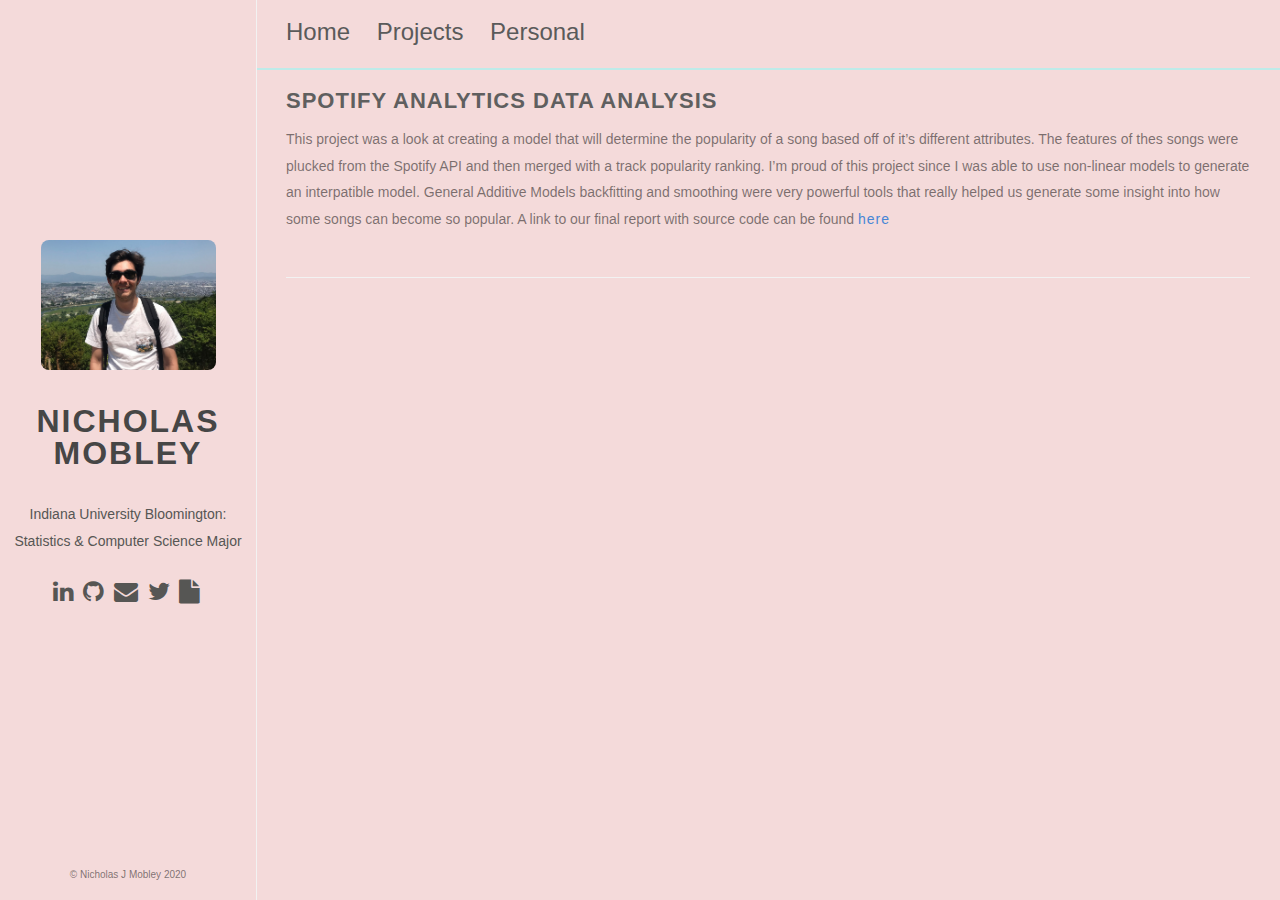
<file: projects/spotify/index.html>
<!DOCTYPE html>
<html lang="en"><head>
    <title> Nicholas J Mobley | Spotify analytics Data Analysis </title>
    <meta charset="utf-8"><meta name="generator" content="Hugo 0.69.0" /><meta name="viewport" content="width=device-width,initial-scale=1,viewport-fit=cover">
    <meta name="description" content="Indiana University Bloomington:  Statistics &amp; Computer Science Major">
    <link rel="stylesheet" href="https://njmobley.github.io/css/style.css" type="text/css">
    
    <link href="https://stackpath.bootstrapcdn.com/font-awesome/4.7.0/css/font-awesome.min.css" rel="stylesheet" integrity="sha384-wvfXpqpZZVQGK6TAh5PVlGOfQNHSoD2xbE+QkPxCAFlNEevoEH3Sl0sibVcOQVnN" crossorigin="anonymous">
    <base href="https://njmobley.github.io/">
    
    <link rel="shortcut icon" href="https://njmobley.github.io/favicons/favicon.ico" type="image/x-icon">
    <link rel="apple-touch-icon" sizes="180x180" href="https://njmobley.github.io/favicons/apple-touch-icon.png">
    <link rel="icon" type="image/png" sizes="32x32" href="https://njmobley.github.io/favicons/favicon-32x32.png">
    <link rel="icon" type="image/png" sizes="16x16" href="https://njmobley.github.io/favicons/favicon-16x16.png">

    <link rel="canonical" href="https://njmobley.github.io/projects/spotify/">
</head><body><div class="sidebar animated fadeInDown">
    <div class="logo-title">
      <div class="title">
        <img src="https://njmobley.github.io/images/profile.jpg" alt="profile picture" style="width:175px;border-radius: 8px;">
        <h3 title=""><a href="/">Nicholas Mobley</a></h3>
        <div class="description">
          <p>Indiana University Bloomington:  Statistics &amp; Computer Science Major</p>
        </div>
      </div>
    </div>
    <ul class="social-links">
        
        <a href="https://www.linkedin.com/in/nick-mobley-990a95175/" rel="me" >
          <i class="fa fa-linkedin" aria-hidden="true" title="Linkedin"></i>
        </a>
        
        <a href="https://github.com/njmobley" rel="me" >
          <i class="fa fa-github" aria-hidden="true" title="GitHub"></i>
        </a>
        
        <a href="mailto::nmobley45@gmail.com" rel="me" >
          <i class="fa fa-envelope" aria-hidden="true" title="e-mail"></i>
        </a>
        
        <a href="https://twitter.com/nickmobley15" rel="me" >
          <i class="fa fa-twitter" aria-hidden="true" title="twitter"></i>
        </a>
        
        <a href="Resume.docx" rel="me" >
          <i class="fa fa-file" aria-hidden="true" title="Download Resume"></i>
        </a>
        
    </ul>
    <div class="footer">
        <div class="by_farbox">&copy; Nicholas J Mobley 2020 </div>
      </div>
    </div>
</div><div class="main">
            <div class="page-top animated fadeInDown">
    <div class="nav">
        
        
        <li><a  href="/" title="">Home</a></li>

        
        <li><a  href="/projects/" title="">Projects</a></li>

        
        <li><a  href="/posts/" title="">Personal</a></li>

        
    </div>
</div>
            <div class="autopagerize_page_element">
                <div class="content">
<div class="post animated fadeInDown">
    <div class="post-content">

      <div class="post-title">
        <h3>Spotify analytics Data Analysis
        </h3>
        
        </div>

    <p>This project was a look at creating a model that will determine the popularity of a song based off of 
it&rsquo;s different attributes. The features of thes songs were plucked from the Spotify API and then merged 
with a track popularity ranking. I&rsquo;m proud of this project since I was able to use non-linear models to generate 
an interpatible model. General Additive Models backfitting and smoothing were very powerful tools that really 
helped us generate some insight into how some songs can become so popular. A link to our final report with source
code can be found <a href="https://github.com/njmobley/SpotifyProject">here</a></p>

    </div>
    <div class="post-footer">
      <div class="info">
        
        
      </div>
    </div>

    
</div>


                </div>
            </div>
        </div>
</body>
<script type="text/javascript" src="https://njmobley.github.io/js/jquery.min.js"></script>
<script type="text/javascript" src="https://njmobley.github.io/js/jquery-migrate.min.js"></script>
<script type="text/javascript" src="https://njmobley.github.io/js/jquery-appear.min.js"></script></html></body>

</html>
</file>
